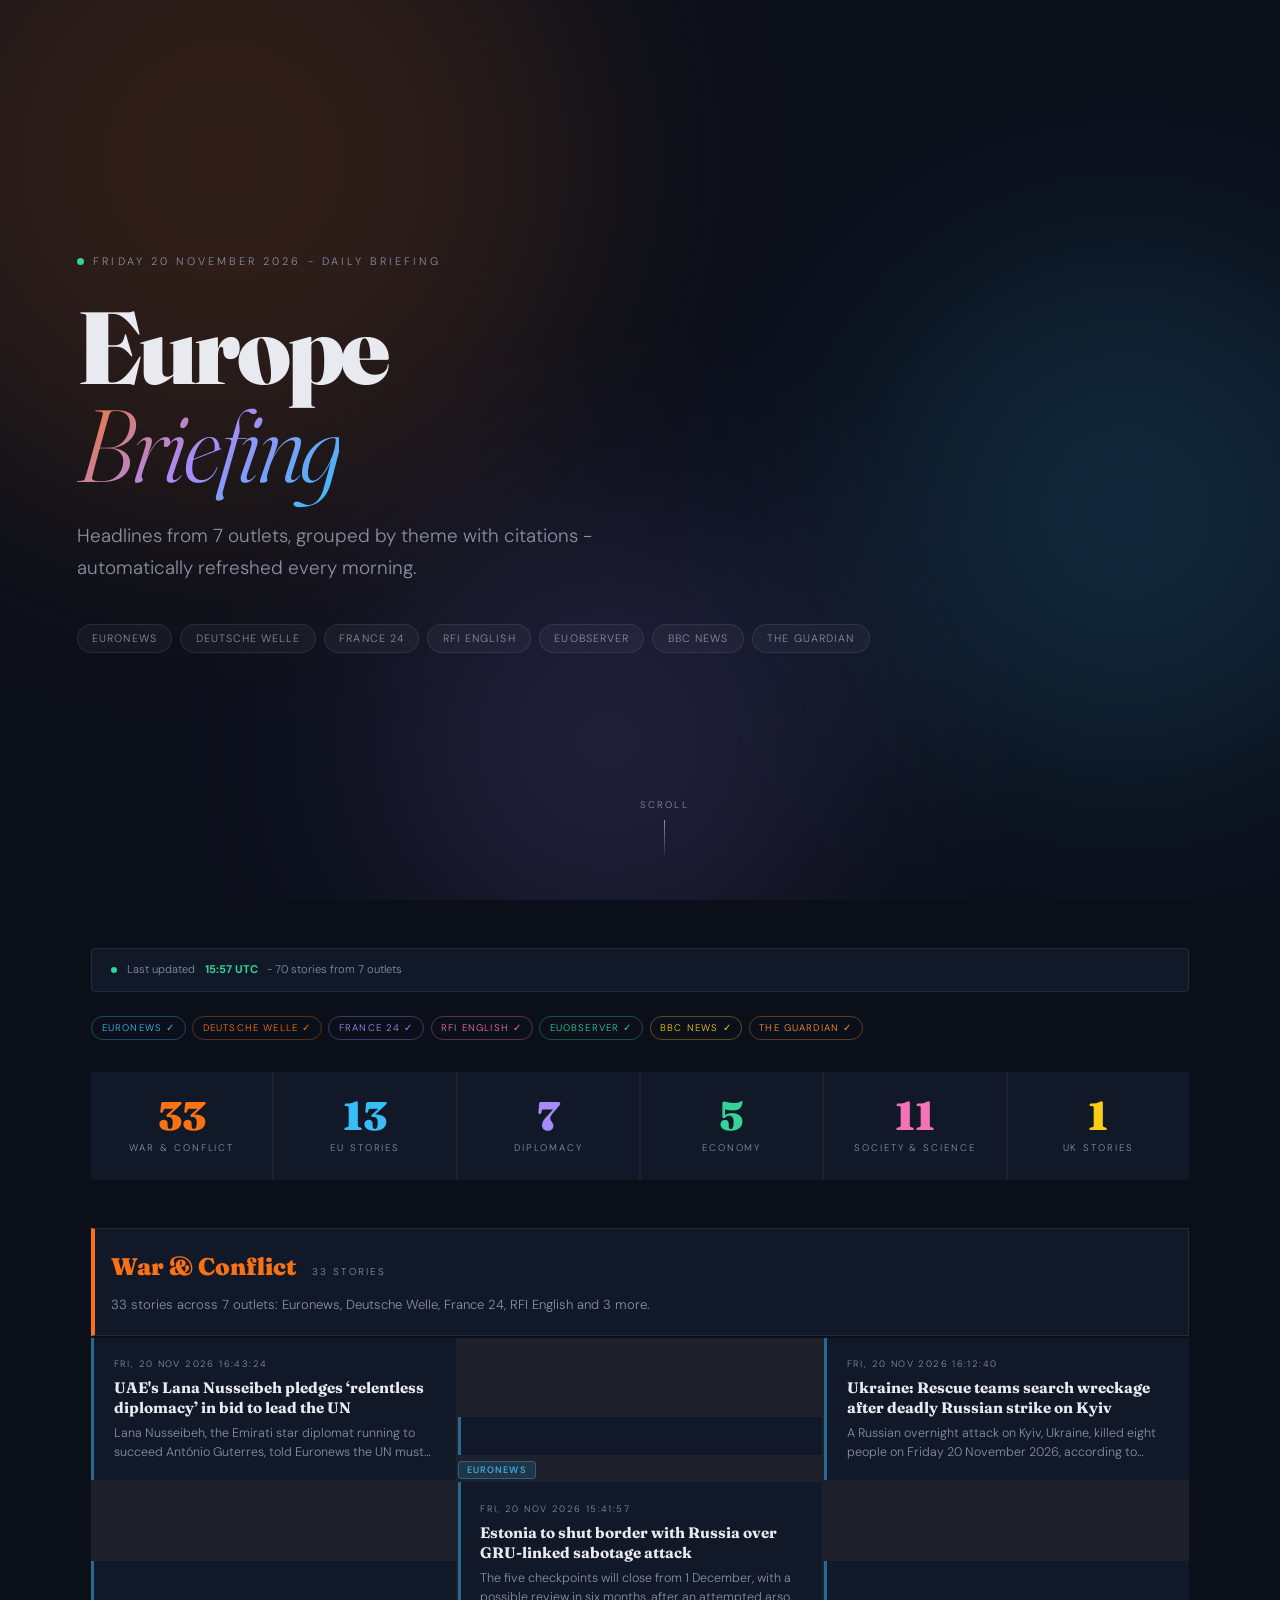
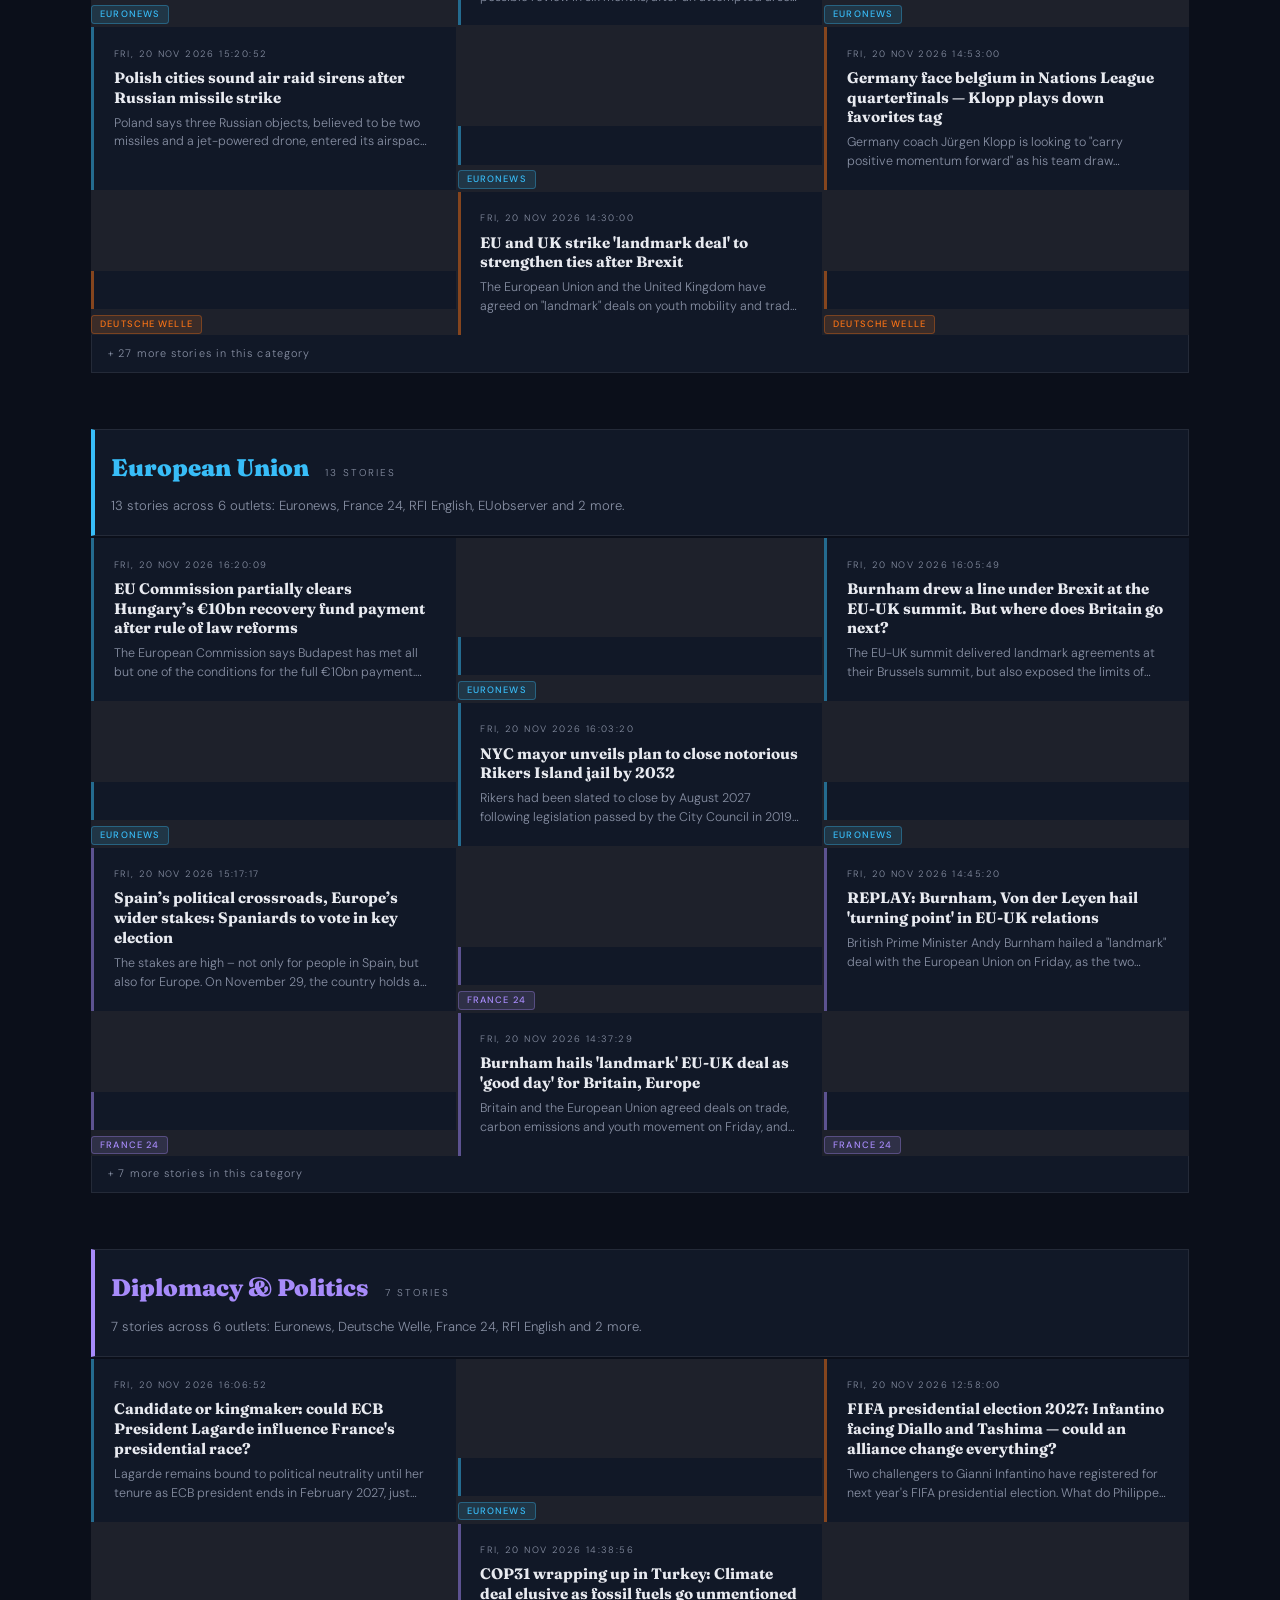
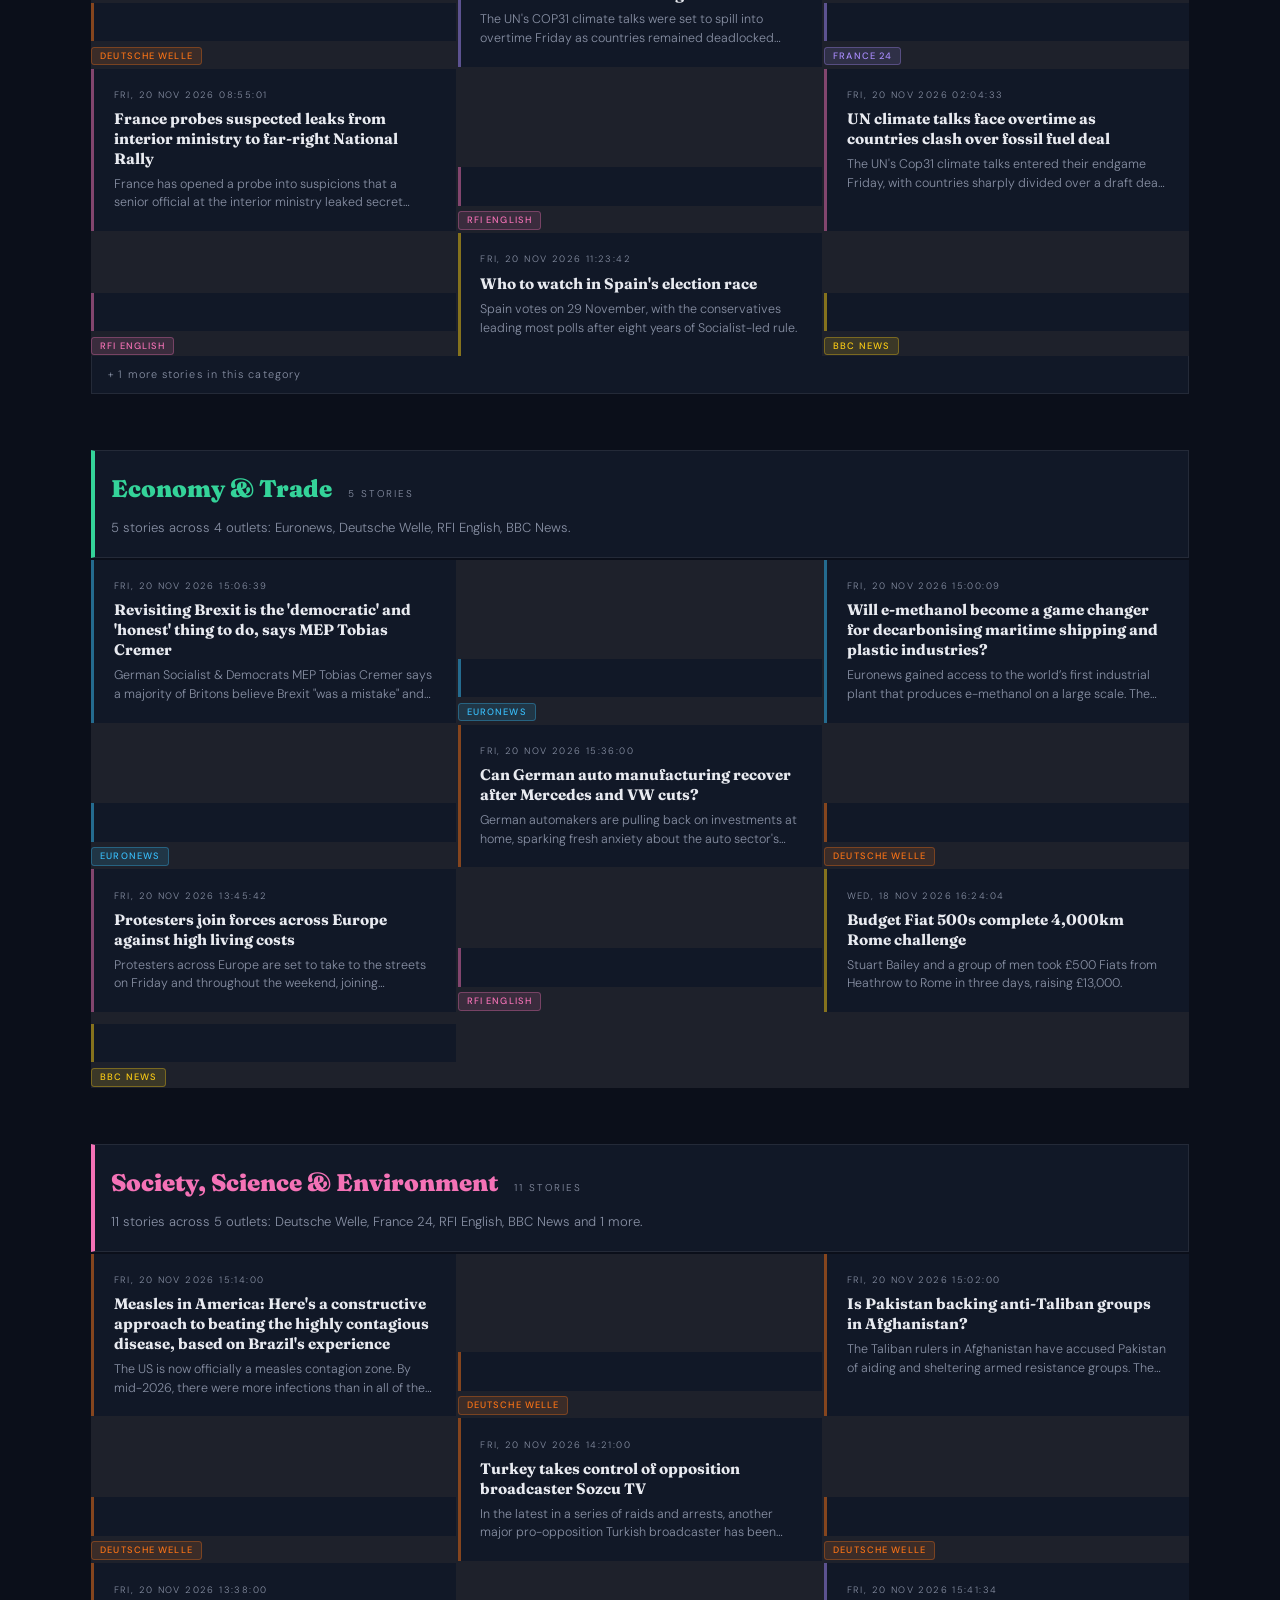
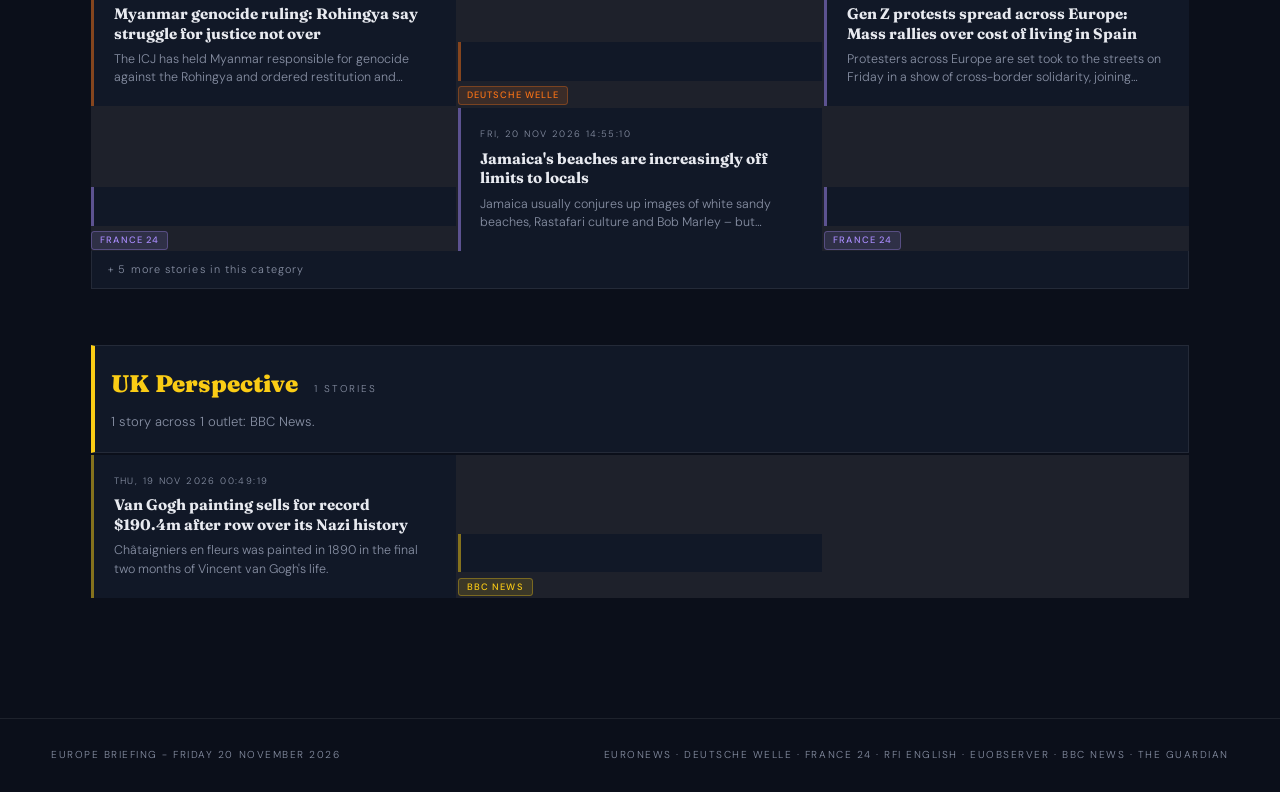
<file: index.html>
<!DOCTYPE html>
<html lang="en">
<head>
<meta charset="UTF-8">
<meta name="viewport" content="width=device-width, initial-scale=1.0">
<title>Europe Briefing - Friday 20 November 2026</title>
<link rel="preconnect" href="https://fonts.googleapis.com">
<link href="https://fonts.googleapis.com/css2?family=Fraunces:ital,opsz,wght@0,9..144,300;0,9..144,700;0,9..144,900;1,9..144,400&family=DM+Sans:wght@300;400;500&display=swap" rel="stylesheet">
<style>*, *::before, *::after { box-sizing: border-box; margin: 0; padding: 0; }
:root { --bg:#0b0f1a; --surface:#111827; --border:rgba(255,255,255,0.08); --text:#e8eaf0; --muted:#8890a4; }
html { scroll-behavior:smooth; }
body { background:var(--bg);color:var(--text);font-family:'DM Sans',sans-serif;font-weight:300;line-height:1.6;overflow-x:hidden; }
.hero { position:relative;min-height:100vh;display:flex;flex-direction:column;justify-content:center;padding:4rem 6vw;overflow:hidden; }
.hero-bg-blobs { position:absolute;inset:0;z-index:0;pointer-events:none; }
.blob { position:absolute;border-radius:50%;filter:blur(120px);opacity:0.15; }
.blob-1{width:55vw;height:55vw;top:-15vw;left:-10vw;background:#f97316;animation:drift1 14s ease-in-out infinite alternate;}
.blob-2{width:40vw;height:40vw;top:20vw;right:-8vw;background:#38bdf8;animation:drift2 18s ease-in-out infinite alternate;}
.blob-3{width:35vw;height:35vw;bottom:-5vw;left:30vw;background:#a78bfa;animation:drift3 22s ease-in-out infinite alternate;}
@keyframes drift1{to{transform:translate(5vw,8vw) scale(1.08);}}
@keyframes drift2{to{transform:translate(-6vw,5vw) scale(0.95);}}
@keyframes drift3{to{transform:translate(4vw,-7vw) scale(1.1);}}
.hero-inner{position:relative;z-index:1;max-width:860px;}
.eyebrow{display:inline-flex;align-items:center;gap:0.6rem;font-size:0.68rem;letter-spacing:0.28em;text-transform:uppercase;color:var(--muted);margin-bottom:1.8rem;opacity:0;animation:slideUp 0.7s 0.1s ease forwards;}
.eyebrow-dot{width:7px;height:7px;border-radius:50%;background:#34d399;animation:pulse-dot 2s ease-in-out infinite;}
@keyframes pulse-dot{0%,100%{transform:scale(1);opacity:1;}50%{transform:scale(1.7);opacity:0.5;}}
.hero h1{font-family:'Fraunces',serif;font-size:clamp(3.2rem,8vw,7.5rem);font-weight:900;line-height:0.95;letter-spacing:-0.03em;margin-bottom:1.6rem;opacity:0;animation:slideUp 0.8s 0.25s ease forwards;}
.hero h1 em{font-style:italic;font-weight:300;background:linear-gradient(135deg,#f97316 0%,#a78bfa 50%,#38bdf8 100%);-webkit-background-clip:text;-webkit-text-fill-color:transparent;background-clip:text;}
.hero-lead{font-size:clamp(1rem,2vw,1.18rem);color:var(--muted);max-width:580px;line-height:1.7;margin-bottom:2.5rem;opacity:0;animation:slideUp 0.8s 0.4s ease forwards;}
.source-pills{display:flex;flex-wrap:wrap;gap:0.5rem;opacity:0;animation:slideUp 0.8s 0.55s ease forwards;}
.pill{display:inline-block;padding:0.3rem 0.9rem;border-radius:100px;border:1px solid var(--border);font-size:0.67rem;letter-spacing:0.1em;text-transform:uppercase;background:rgba(255,255,255,0.04);color:var(--muted);transition:all 0.25s;text-decoration:none;}
.pill:hover{border-color:rgba(255,255,255,0.3);color:var(--text);}
.scroll-cue{position:absolute;bottom:2.5rem;left:50%;transform:translateX(-50%);display:flex;flex-direction:column;align-items:center;gap:0.5rem;opacity:0;animation:slideUp 0.8s 1s ease forwards;}
.scroll-cue span{font-size:0.6rem;letter-spacing:0.22em;text-transform:uppercase;color:var(--muted);}
.scroll-arrow{width:1px;height:40px;background:linear-gradient(to bottom,var(--muted),transparent);animation:scrollBob 2s ease-in-out infinite;}
@keyframes scrollBob{0%,100%{opacity:0.4;}50%{opacity:1;}}
.main-wrap{max-width:1200px;margin:0 auto;padding:3rem 4vw 4rem;}
.status-bar{display:flex;align-items:center;justify-content:space-between;flex-wrap:wrap;gap:0.8rem;padding:0.75rem 1.2rem;background:var(--surface);border:1px solid var(--border);border-radius:4px;margin-bottom:1.5rem;}
.status-left{font-size:0.7rem;color:var(--muted);display:flex;align-items:center;gap:0.6rem;}
.live-dot{width:6px;height:6px;border-radius:50%;background:#34d399;animation:pulse-dot 2s ease-in-out infinite;}
.status-left strong{color:#34d399;}
.source-status-row{display:flex;flex-wrap:wrap;gap:0.4rem;margin-bottom:2rem;}
.src-status{font-size:0.6rem;letter-spacing:0.12em;text-transform:uppercase;padding:0.2rem 0.6rem;border-radius:100px;border:1px solid;background:transparent;}
.stats-row{display:grid;grid-template-columns:repeat(auto-fit,minmax(140px,1fr));gap:2px;margin-bottom:3rem;background:var(--border);}
.stat-box{background:var(--surface);padding:1.5rem 1.2rem;text-align:center;}
.stat-num{font-family:'Fraunces',serif;font-size:2.5rem;font-weight:900;line-height:1;margin-bottom:0.3rem;}
.stat-label{font-size:0.6rem;letter-spacing:0.2em;text-transform:uppercase;color:var(--muted);}
.theme-section{margin-bottom:3.5rem;opacity:0;transform:translateY(20px);animation:slideUp 0.5s ease forwards;}
.theme-header{padding:1.2rem 1.5rem;background:var(--surface);border:1px solid var(--border);margin-bottom:2px;}
.theme-title-row{display:flex;align-items:baseline;gap:1rem;margin-bottom:0.5rem;}
.theme-title{font-family:'Fraunces',serif;font-size:1.5rem;font-weight:900;}
.theme-count{font-size:0.62rem;letter-spacing:0.2em;text-transform:uppercase;color:var(--muted);}
.theme-summary{font-size:0.82rem;color:var(--muted);line-height:1.6;}
.stories-grid{display:grid;grid-template-columns:repeat(auto-fill,minmax(280px,1fr));gap:2px;background:var(--border);}
.story-card{background:var(--surface);padding:1.2rem 1.4rem;text-decoration:none;color:inherit;display:flex;flex-direction:column;gap:0.4rem;transition:background 0.2s;position:relative;overflow:hidden;}
.story-card::before{content:'';position:absolute;top:0;left:0;width:3px;height:100%;background:var(--src-color,#888);opacity:0.5;transition:opacity 0.2s;}
.story-card:hover{background:#16213a;}
.story-card:hover::before{opacity:1;}
.card-date{font-size:0.58rem;letter-spacing:0.15em;text-transform:uppercase;color:var(--muted);}
.card-title{font-family:'Fraunces',serif;font-size:0.95rem;font-weight:700;line-height:1.3;color:var(--text);}
.card-desc{font-size:0.78rem;color:var(--muted);line-height:1.5;display:-webkit-box;-webkit-line-clamp:2;-webkit-box-orient:vertical;overflow:hidden;}
.card-footer{margin-top:auto;padding-top:0.6rem;}
.citation{font-size:0.58rem;letter-spacing:0.12em;text-transform:uppercase;padding:0.15rem 0.5rem;border-radius:3px;text-decoration:none;font-weight:500;}
.more-count{font-size:0.68rem;color:var(--muted);padding:0.6rem 1rem;background:var(--surface);border:1px solid var(--border);border-top:none;letter-spacing:0.1em;}
footer{border-top:1px solid var(--border);padding:1.8rem 4vw;display:flex;justify-content:space-between;align-items:center;flex-wrap:wrap;gap:1rem;font-size:0.63rem;letter-spacing:0.15em;text-transform:uppercase;color:var(--muted);}
footer a{color:var(--muted);text-decoration:none;}
footer a:hover{color:var(--text);}
@keyframes slideUp{from{opacity:0;transform:translateY(20px);}to{opacity:1;transform:translateY(0);}}
@media(max-width:600px){
  .stories-grid{grid-template-columns:1fr;}
  .stats-row{grid-template-columns:repeat(3,1fr);}
  .hero{padding:3rem 5vw;}
}
</style>
</head>
<body>
<section class="hero">
<div class="hero-bg-blobs"><div class="blob blob-1"></div><div class="blob blob-2"></div><div class="blob blob-3"></div></div>
<div class="hero-inner">
<div class="eyebrow"><span class="eyebrow-dot"></span>Friday 20 November 2026 - Daily Briefing</div>
<h1>Europe<br><em>Briefing</em></h1>
<p class="hero-lead">Headlines from 7 outlets, grouped by theme with citations - automatically refreshed every morning.</p>
<div class="source-pills"><a class="pill" href="https://www.euronews.com" target="_blank">Euronews</a><a class="pill" href="https://www.dw.com/en/" target="_blank">Deutsche Welle</a><a class="pill" href="https://www.france24.com/en/" target="_blank">France 24</a><a class="pill" href="https://www.rfi.fr/en" target="_blank">RFI English</a><a class="pill" href="https://euobserver.com" target="_blank">EUobserver</a><a class="pill" href="https://www.bbc.com/news" target="_blank">BBC News</a><a class="pill" href="https://www.theguardian.com" target="_blank">The Guardian</a></div>
</div>
<div class="scroll-cue"><span>Scroll</span><div class="scroll-arrow"></div></div>
</section>
<div class="main-wrap">
<div class="status-bar">
<div class="status-left"><span class="live-dot"></span>Last updated <strong>15:57 UTC</strong> - 70 stories from 7 outlets</div>
</div>
<div class="source-status-row"><span class="src-status" style="color:#38bdf8;border-color:#38bdf855">Euronews &#10003;</span><span class="src-status" style="color:#f97316;border-color:#f9731655">Deutsche Welle &#10003;</span><span class="src-status" style="color:#a78bfa;border-color:#a78bfa55">France 24 &#10003;</span><span class="src-status" style="color:#f472b6;border-color:#f472b655">RFI English &#10003;</span><span class="src-status" style="color:#34d399;border-color:#34d39955">EUobserver &#10003;</span><span class="src-status" style="color:#facc15;border-color:#facc1555">BBC News &#10003;</span><span class="src-status" style="color:#fb923c;border-color:#fb923c55">The Guardian &#10003;</span></div>
<div class="stats-row"><div class="stat-box"><div class="stat-num" style="color:#f97316">33</div><div class="stat-label">War &amp; Conflict</div></div><div class="stat-box"><div class="stat-num" style="color:#38bdf8">13</div><div class="stat-label">EU Stories</div></div><div class="stat-box"><div class="stat-num" style="color:#a78bfa">7</div><div class="stat-label">Diplomacy</div></div><div class="stat-box"><div class="stat-num" style="color:#34d399">5</div><div class="stat-label">Economy</div></div><div class="stat-box"><div class="stat-num" style="color:#f472b6">11</div><div class="stat-label">Society &amp; Science</div></div><div class="stat-box"><div class="stat-num" style="color:#facc15">1</div><div class="stat-label">UK Stories</div></div></div>
<div class="theme-section" style="animation-delay:0.0s"><div class="theme-header" style="border-left:4px solid #f97316;padding-left:1rem"><div class="theme-title-row"><h2 class="theme-title" style="color:#f97316">War & Conflict</h2><span class="theme-count">33 stories</span></div><p class="theme-summary">33 stories across 7 outlets: Euronews, Deutsche Welle, France 24, RFI English and 3 more.</p></div><div class="stories-grid"><a class="story-card" href="https://www.euronews.com/2026/11/20/uaes-lana-nusseibeh-pledges-relentless-diplomacy-in-bid-to-lead-the-un" target="_blank" rel="noopener" style="--src-color:#38bdf8"><div class="card-date">Fri, 20 Nov 2026 16:43:24</div><div class="card-title">UAE's Lana Nusseibeh pledges ‘relentless diplomacy’ in bid to lead the UN</div><div class="card-desc">Lana Nusseibeh, the Emirati star diplomat running to succeed António Guterres, told Euronews the UN must return to its core purpose of peace, development, and prosperity. She has p...</div><div class="card-footer"><a class="citation" href="https://www.euronews.com" target="_blank" rel="noopener" style="background:#38bdf822;color:#38bdf8;border:1px solid #38bdf855">Euronews</a></div></a><a class="story-card" href="https://www.euronews.com/video/2026/11/20/ukraine-rescue-teams-search-wreckage-after-deadly-russian-strike-on-kyiv" target="_blank" rel="noopener" style="--src-color:#38bdf8"><div class="card-date">Fri, 20 Nov 2026 16:12:40</div><div class="card-title">Ukraine: Rescue teams search wreckage after deadly Russian strike on Kyiv</div><div class="card-desc">A Russian overnight attack on Kyiv, Ukraine, killed eight people on Friday 20 November 2026, according to Associated Press, leaving buildings and warehouses damaged across the capi...</div><div class="card-footer"><a class="citation" href="https://www.euronews.com" target="_blank" rel="noopener" style="background:#38bdf822;color:#38bdf8;border:1px solid #38bdf855">Euronews</a></div></a><a class="story-card" href="https://www.euronews.com/2026/11/20/estonia-to-shut-border-with-russia-over-gru-linked-sabotage-attack" target="_blank" rel="noopener" style="--src-color:#38bdf8"><div class="card-date">Fri, 20 Nov 2026 15:41:57</div><div class="card-title">Estonia to shut border with Russia over GRU-linked sabotage attack</div><div class="card-desc">The five checkpoints will close from 1 December, with a possible review in six months, after an attempted arson at a defence facility near Tallinn that Estonian authorities say Rus...</div><div class="card-footer"><a class="citation" href="https://www.euronews.com" target="_blank" rel="noopener" style="background:#38bdf822;color:#38bdf8;border:1px solid #38bdf855">Euronews</a></div></a><a class="story-card" href="https://www.euronews.com/2026/11/20/polish-cities-sound-air-raid-sirens-after-russian-missile-strike" target="_blank" rel="noopener" style="--src-color:#38bdf8"><div class="card-date">Fri, 20 Nov 2026 15:20:52</div><div class="card-title">Polish cities sound air raid sirens after Russian missile strike</div><div class="card-desc">Poland says three Russian objects, believed to be two missiles and a jet-powered drone, entered its airspace during an overnight attack on Ukraine. Air raid sirens sounded in the c...</div><div class="card-footer"><a class="citation" href="https://www.euronews.com" target="_blank" rel="noopener" style="background:#38bdf822;color:#38bdf8;border:1px solid #38bdf855">Euronews</a></div></a><a class="story-card" href="https://www.dw.com/en/germany-face-belgium-in-nations-league-quarterfinals-klopp-plays-down-favorites-tag/a-80004794?maca=en-rss-en-all-1573-xml-mrss" target="_blank" rel="noopener" style="--src-color:#f97316"><div class="card-date">Fri, 20 Nov 2026 14:53:00</div><div class="card-title">Germany face belgium in Nations League quarterfinals — Klopp plays down favorites tag</div><div class="card-desc">Germany coach Jürgen Klopp is looking to "carry positive momentum forward" as his team draw neighboring Belgium in the quarterfinals of the UEFA Nations League.</div><div class="card-footer"><a class="citation" href="https://www.dw.com/en/" target="_blank" rel="noopener" style="background:#f9731622;color:#f97316;border:1px solid #f9731655">Deutsche Welle</a></div></a><a class="story-card" href="https://www.dw.com/en/eu-and-uk-strike-landmark-deal-to-strengthen-ties-after-brexit/a-80001076?maca=en-rss-en-all-1573-xml-mrss" target="_blank" rel="noopener" style="--src-color:#f97316"><div class="card-date">Fri, 20 Nov 2026 14:30:00</div><div class="card-title">EU and UK strike 'landmark deal' to strengthen ties after Brexit</div><div class="card-desc">The European Union and the United Kingdom have agreed on "landmark" deals on youth mobility and trade. Leaders on both sides praised the agreement as they seek to rebuild ties.</div><div class="card-footer"><a class="citation" href="https://www.dw.com/en/" target="_blank" rel="noopener" style="background:#f9731622;color:#f97316;border:1px solid #f9731655">Deutsche Welle</a></div></a></div><div class="more-count">+ 27 more stories in this category</div></div><div class="theme-section" style="animation-delay:0.1s"><div class="theme-header" style="border-left:4px solid #38bdf8;padding-left:1rem"><div class="theme-title-row"><h2 class="theme-title" style="color:#38bdf8">European Union</h2><span class="theme-count">13 stories</span></div><p class="theme-summary">13 stories across 6 outlets: Euronews, France 24, RFI English, EUobserver and 2 more.</p></div><div class="stories-grid"><a class="story-card" href="https://www.euronews.com/2026/11/20/eu-commission-partially-clears-hungarys-10bn-recovery-fund-payment-after-rule-of-law-refor" target="_blank" rel="noopener" style="--src-color:#38bdf8"><div class="card-date">Fri, 20 Nov 2026 16:20:09</div><div class="card-title">EU Commission partially clears Hungary’s €10bn recovery fund payment after rule of law reforms</div><div class="card-desc">The European Commission says Budapest has met all but one of the conditions for the full €10bn payment. The financial penalty for the missing milestone is expected to be “minimal”,...</div><div class="card-footer"><a class="citation" href="https://www.euronews.com" target="_blank" rel="noopener" style="background:#38bdf822;color:#38bdf8;border:1px solid #38bdf855">Euronews</a></div></a><a class="story-card" href="https://www.euronews.com/2026/11/20/burnham-drew-a-line-under-brexit-at-the-eu-uk-summit-but-where-does-britain-go-next" target="_blank" rel="noopener" style="--src-color:#38bdf8"><div class="card-date">Fri, 20 Nov 2026 16:05:49</div><div class="card-title">Burnham drew a line under Brexit at the EU-UK summit. But where does Britain go next?</div><div class="card-desc">The EU-UK summit delivered landmark agreements at their Brussels summit, but also exposed the limits of negotiating one deal at a time. As Brussels signals its willingness to explo...</div><div class="card-footer"><a class="citation" href="https://www.euronews.com" target="_blank" rel="noopener" style="background:#38bdf822;color:#38bdf8;border:1px solid #38bdf855">Euronews</a></div></a><a class="story-card" href="https://www.euronews.com/2026/11/20/nyc-mayor-unveils-plan-to-close-notorious-rikers-island-jail-by-2032" target="_blank" rel="noopener" style="--src-color:#38bdf8"><div class="card-date">Fri, 20 Nov 2026 16:03:20</div><div class="card-title">NYC mayor unveils plan to close notorious Rikers Island jail by 2032</div><div class="card-desc">Rikers had been slated to close by August 2027 following legislation passed by the City Council in 2019. Moving the deadline will require a change to this law.</div><div class="card-footer"><a class="citation" href="https://www.euronews.com" target="_blank" rel="noopener" style="background:#38bdf822;color:#38bdf8;border:1px solid #38bdf855">Euronews</a></div></a><a class="story-card" href="https://www.france24.com/en/tv-shows/talking-europe/20261120-spains-political-crossroads-europes-wider-stakes-spaniards-to-vote-in-key-election" target="_blank" rel="noopener" style="--src-color:#a78bfa"><div class="card-date">Fri, 20 Nov 2026 15:17:17</div><div class="card-title">Spain’s political crossroads, Europe’s wider stakes: Spaniards to vote in key election</div><div class="card-desc">The stakes are high – not only for people in Spain, but also for Europe. On November 29, the country holds a parliamentary election that could see the end of the Socialist-led gove...</div><div class="card-footer"><a class="citation" href="https://www.france24.com/en/" target="_blank" rel="noopener" style="background:#a78bfa22;color:#a78bfa;border:1px solid #a78bfa55">France 24</a></div></a><a class="story-card" href="https://www.france24.com/en/video/20261120-replay-burnham-von-der-leyen-hail-turning-point-in-eu-uk-relations" target="_blank" rel="noopener" style="--src-color:#a78bfa"><div class="card-date">Fri, 20 Nov 2026 14:45:20</div><div class="card-title">REPLAY: Burnham, Von der Leyen hail 'turning point' in EU-UK relations</div><div class="card-desc">British Prime Minister Andy Burnham hailed a "landmark" deal with the European Union on Friday, as the two sides sealed pacts on food exports, emissions-trading schemes and youth m...</div><div class="card-footer"><a class="citation" href="https://www.france24.com/en/" target="_blank" rel="noopener" style="background:#a78bfa22;color:#a78bfa;border:1px solid #a78bfa55">France 24</a></div></a><a class="story-card" href="https://www.france24.com/en/video/20261120-burnham-hails-landmark-eu-uk-deal-as-good-day-for-britain-europe" target="_blank" rel="noopener" style="--src-color:#a78bfa"><div class="card-date">Fri, 20 Nov 2026 14:37:29</div><div class="card-title">Burnham hails 'landmark' EU-UK deal as 'good day' for Britain, Europe</div><div class="card-desc">Britain and the European Union agreed deals on trade, carbon emissions and youth movement on Friday, and pledged to rebuild ties with an “ambitious and dynamic” post-Brexit relatio...</div><div class="card-footer"><a class="citation" href="https://www.france24.com/en/" target="_blank" rel="noopener" style="background:#a78bfa22;color:#a78bfa;border:1px solid #a78bfa55">France 24</a></div></a></div><div class="more-count">+ 7 more stories in this category</div></div><div class="theme-section" style="animation-delay:0.2s"><div class="theme-header" style="border-left:4px solid #a78bfa;padding-left:1rem"><div class="theme-title-row"><h2 class="theme-title" style="color:#a78bfa">Diplomacy & Politics</h2><span class="theme-count">7 stories</span></div><p class="theme-summary">7 stories across 6 outlets: Euronews, Deutsche Welle, France 24, RFI English and 2 more.</p></div><div class="stories-grid"><a class="story-card" href="https://www.euronews.com/2026/11/20/candidate-or-kingmaker-could-ecb-president-lagarde-influence-frances-presidential-race" target="_blank" rel="noopener" style="--src-color:#38bdf8"><div class="card-date">Fri, 20 Nov 2026 16:06:52</div><div class="card-title">Candidate or kingmaker: could ECB President Lagarde influence France's presidential race?</div><div class="card-desc">Lagarde remains bound to political neutrality until her tenure as ECB president ends in February 2027, just two months ahead of the first election round of France's presidential el...</div><div class="card-footer"><a class="citation" href="https://www.euronews.com" target="_blank" rel="noopener" style="background:#38bdf822;color:#38bdf8;border:1px solid #38bdf855">Euronews</a></div></a><a class="story-card" href="https://www.dw.com/en/fifa-presidential-election-2027-infantino-facing-diallo-and-tashima-could-an-alliance-change-everything/a-80002882?maca=en-rss-en-all-1573-xml-mrss" target="_blank" rel="noopener" style="--src-color:#f97316"><div class="card-date">Fri, 20 Nov 2026 12:58:00</div><div class="card-title">FIFA presidential election 2027: Infantino facing Diallo and Tashima — could an alliance change everything?</div><div class="card-desc">Two challengers to Gianni Infantino have registered for next year's FIFA presidential election. What do Philippe Diallo and Kozo Tashima stand for – and do they stand a chance agai...</div><div class="card-footer"><a class="citation" href="https://www.dw.com/en/" target="_blank" rel="noopener" style="background:#f9731622;color:#f97316;border:1px solid #f9731655">Deutsche Welle</a></div></a><a class="story-card" href="https://www.france24.com/en/video/20261120-cop31-wrapping-up-in-turkey-climate-deal-elusive-as-fossil-fuels-go-unmentioned" target="_blank" rel="noopener" style="--src-color:#a78bfa"><div class="card-date">Fri, 20 Nov 2026 14:38:56</div><div class="card-title">COP31 wrapping up in Turkey: Climate deal elusive as fossil fuels go unmentioned</div><div class="card-desc">The UN's COP31 climate talks were set to spill into overtime Friday as countries remained deadlocked over a draft deal that makes no mention of fossil fuels, with a host of other d...</div><div class="card-footer"><a class="citation" href="https://www.france24.com/en/" target="_blank" rel="noopener" style="background:#a78bfa22;color:#a78bfa;border:1px solid #a78bfa55">France 24</a></div></a><a class="story-card" href="https://www.rfi.fr/en/france/20261120-france-probes-suspected-leaks-from-interior-ministry-to-far-right-national-rally" target="_blank" rel="noopener" style="--src-color:#f472b6"><div class="card-date">Fri, 20 Nov 2026 08:55:01</div><div class="card-title">France probes suspected leaks from interior ministry to far-right National Rally</div><div class="card-desc">France has opened a probe into suspicions that a senior official at the interior ministry leaked secret information to the far-right National Rally (RN) party, which is itself faci...</div><div class="card-footer"><a class="citation" href="https://www.rfi.fr/en" target="_blank" rel="noopener" style="background:#f472b622;color:#f472b6;border:1px solid #f472b655">RFI English</a></div></a><a class="story-card" href="https://www.rfi.fr/en/environment/20261120-un-climate-talks-enter-crunch-time-with-no-deal-in-sight" target="_blank" rel="noopener" style="--src-color:#f472b6"><div class="card-date">Fri, 20 Nov 2026 02:04:33</div><div class="card-title">UN climate talks face overtime as countries clash over fossil fuel deal</div><div class="card-desc">The UN's Cop31 climate talks entered their endgame Friday, with countries sharply divided over a draft deal lacking any mention of planet-heating fossil fuels, threatening to push ...</div><div class="card-footer"><a class="citation" href="https://www.rfi.fr/en" target="_blank" rel="noopener" style="background:#f472b622;color:#f472b6;border:1px solid #f472b655">RFI English</a></div></a><a class="story-card" href="https://www.bbc.co.uk/news/articles/cxr5g4lyp94no?at_medium=RSS&at_campaign=rss" target="_blank" rel="noopener" style="--src-color:#facc15"><div class="card-date">Fri, 20 Nov 2026 11:23:42</div><div class="card-title">Who to watch in Spain's election race</div><div class="card-desc">Spain votes on 29 November, with the conservatives leading most polls after eight years of Socialist-led rule.</div><div class="card-footer"><a class="citation" href="https://www.bbc.com/news" target="_blank" rel="noopener" style="background:#facc1522;color:#facc15;border:1px solid #facc1555">BBC News</a></div></a></div><div class="more-count">+ 1 more stories in this category</div></div><div class="theme-section" style="animation-delay:0.30000000000000004s"><div class="theme-header" style="border-left:4px solid #34d399;padding-left:1rem"><div class="theme-title-row"><h2 class="theme-title" style="color:#34d399">Economy & Trade</h2><span class="theme-count">5 stories</span></div><p class="theme-summary">5 stories across 4 outlets: Euronews, Deutsche Welle, RFI English, BBC News.</p></div><div class="stories-grid"><a class="story-card" href="https://www.euronews.com/2026/11/20/revisiting-brexit-is-the-democratic-and-honest-thing-to-do-says-mep-tobias-cremer" target="_blank" rel="noopener" style="--src-color:#38bdf8"><div class="card-date">Fri, 20 Nov 2026 15:06:39</div><div class="card-title">Revisiting Brexit is the 'democratic' and 'honest' thing to do, says MEP Tobias Cremer</div><div class="card-desc">German Socialist & Democrats MEP Tobias Cremer says a majority of Britons believe Brexit "was a mistake" and caused "economic damage" to the United Kingdom.</div><div class="card-footer"><a class="citation" href="https://www.euronews.com" target="_blank" rel="noopener" style="background:#38bdf822;color:#38bdf8;border:1px solid #38bdf855">Euronews</a></div></a><a class="story-card" href="https://www.euronews.com/2026/11/20/will-e-methanol-become-a-game-changer-for-decarbonising-maritime-shipping-and-plastic-indu" target="_blank" rel="noopener" style="--src-color:#38bdf8"><div class="card-date">Fri, 20 Nov 2026 15:00:09</div><div class="card-title">Will e-methanol become a game changer for decarbonising maritime shipping and plastic industries?</div><div class="card-desc">Euronews gained access to the world’s first industrial plant that produces e-methanol on a large scale. The Kassø site in Denmark paves the way for a climate-friendly energy transi...</div><div class="card-footer"><a class="citation" href="https://www.euronews.com" target="_blank" rel="noopener" style="background:#38bdf822;color:#38bdf8;border:1px solid #38bdf855">Euronews</a></div></a><a class="story-card" href="https://www.dw.com/en/can-german-auto-manufacturing-recover-after-mercedes-and-vw-cuts/a-79946928?maca=en-rss-en-all-1573-xml-mrss" target="_blank" rel="noopener" style="--src-color:#f97316"><div class="card-date">Fri, 20 Nov 2026 15:36:00</div><div class="card-title">Can German auto manufacturing recover after Mercedes and VW cuts?</div><div class="card-desc">German automakers are pulling back on investments at home, sparking fresh anxiety about the auto sector's future. Some industry watchers think there is still a narrow window to ste...</div><div class="card-footer"><a class="citation" href="https://www.dw.com/en/" target="_blank" rel="noopener" style="background:#f9731622;color:#f97316;border:1px solid #f9731655">Deutsche Welle</a></div></a><a class="story-card" href="https://www.rfi.fr/en/international/20261120-protesters-join-forces-across-europe-against-high-living-costs" target="_blank" rel="noopener" style="--src-color:#f472b6"><div class="card-date">Fri, 20 Nov 2026 13:45:42</div><div class="card-title">Protesters join forces across Europe against high living costs</div><div class="card-desc">Protesters across Europe are set to take to the streets on Friday and throughout the weekend, joining coordinated demonstrations against the rising cost of living, under-investment...</div><div class="card-footer"><a class="citation" href="https://www.rfi.fr/en" target="_blank" rel="noopener" style="background:#f472b622;color:#f472b6;border:1px solid #f472b655">RFI English</a></div></a><a class="story-card" href="https://www.bbc.co.uk/news/articles/cm2d93zpnyxeo?at_medium=RSS&at_campaign=rss" target="_blank" rel="noopener" style="--src-color:#facc15"><div class="card-date">Wed, 18 Nov 2026 16:24:04</div><div class="card-title">Budget Fiat 500s complete 4,000km Rome challenge</div><div class="card-desc">Stuart Bailey and a group of men took £500 Fiats from Heathrow to Rome in three days, raising £13,000.</div><div class="card-footer"><a class="citation" href="https://www.bbc.com/news" target="_blank" rel="noopener" style="background:#facc1522;color:#facc15;border:1px solid #facc1555">BBC News</a></div></a></div></div><div class="theme-section" style="animation-delay:0.4s"><div class="theme-header" style="border-left:4px solid #f472b6;padding-left:1rem"><div class="theme-title-row"><h2 class="theme-title" style="color:#f472b6">Society, Science & Environment</h2><span class="theme-count">11 stories</span></div><p class="theme-summary">11 stories across 5 outlets: Deutsche Welle, France 24, RFI English, BBC News and 1 more.</p></div><div class="stories-grid"><a class="story-card" href="https://www.dw.com/en/measles-in-america-here-s-a-constructive-approach-to-beating-the-highly-contagious-disease-based-on-brazil-s-experience/a-79990626?maca=en-rss-en-all-1573-xml-mrss" target="_blank" rel="noopener" style="--src-color:#f97316"><div class="card-date">Fri, 20 Nov 2026 15:14:00</div><div class="card-title">Measles in America: Here's a constructive approach to beating the highly contagious disease, based on Brazil's experience</div><div class="card-desc">The US is now officially a measles contagion zone. By mid-2026, there were more infections than in all of the previous year. But it could beat measles again, just like Brazil did t...</div><div class="card-footer"><a class="citation" href="https://www.dw.com/en/" target="_blank" rel="noopener" style="background:#f9731622;color:#f97316;border:1px solid #f9731655">Deutsche Welle</a></div></a><a class="story-card" href="https://www.dw.com/en/is-pakistan-backing-anti-taliban-groups-in-afghanistan/a-80004814?maca=en-rss-en-all-1573-xml-mrss" target="_blank" rel="noopener" style="--src-color:#f97316"><div class="card-date">Fri, 20 Nov 2026 15:02:00</div><div class="card-title">Is Pakistan backing anti-Taliban groups in Afghanistan?</div><div class="card-desc">The Taliban rulers in Afghanistan have accused Pakistan of aiding and sheltering armed resistance groups. The allegations come amid heightened tensions and are likely to deepen the...</div><div class="card-footer"><a class="citation" href="https://www.dw.com/en/" target="_blank" rel="noopener" style="background:#f9731622;color:#f97316;border:1px solid #f9731655">Deutsche Welle</a></div></a><a class="story-card" href="https://www.dw.com/en/turkey-takes-control-of-opposition-broadcaster-sozcu-tv/a-80001984?maca=en-rss-en-all-1573-xml-mrss" target="_blank" rel="noopener" style="--src-color:#f97316"><div class="card-date">Fri, 20 Nov 2026 14:21:00</div><div class="card-title">Turkey takes control of opposition broadcaster Sozcu TV</div><div class="card-desc">In the latest in a series of raids and arrests, another major pro-opposition Turkish broadcaster has been brought under state control. This is the third in a year.</div><div class="card-footer"><a class="citation" href="https://www.dw.com/en/" target="_blank" rel="noopener" style="background:#f9731622;color:#f97316;border:1px solid #f9731655">Deutsche Welle</a></div></a><a class="story-card" href="https://www.dw.com/en/myanmar-genocide-ruling-rohingya-say-struggle-for-justice-not-over/a-80003365?maca=en-rss-en-all-1573-xml-mrss" target="_blank" rel="noopener" style="--src-color:#f97316"><div class="card-date">Fri, 20 Nov 2026 13:38:00</div><div class="card-title">Myanmar genocide ruling: Rohingya say struggle for justice not over</div><div class="card-desc">The ICJ has held Myanmar responsible for genocide against the Rohingya and ordered restitution and reparations. Community members have hailed the ruling, but caution that achieving...</div><div class="card-footer"><a class="citation" href="https://www.dw.com/en/" target="_blank" rel="noopener" style="background:#f9731622;color:#f97316;border:1px solid #f9731655">Deutsche Welle</a></div></a><a class="story-card" href="https://www.france24.com/en/video/20261120-gen-z-protests-spread-across-europe-mass-rallies-over-cost-of-living-in-spain" target="_blank" rel="noopener" style="--src-color:#a78bfa"><div class="card-date">Fri, 20 Nov 2026 15:41:34</div><div class="card-title">Gen Z protests spread across Europe: Mass rallies over cost of living in Spain</div><div class="card-desc">Protesters across Europe are set took to the streets on Friday in a show of cross-border solidarity, joining coordinated demonstrations against the rising cost of living, militaris...</div><div class="card-footer"><a class="citation" href="https://www.france24.com/en/" target="_blank" rel="noopener" style="background:#a78bfa22;color:#a78bfa;border:1px solid #a78bfa55">France 24</a></div></a><a class="story-card" href="https://www.france24.com/en/tv-shows/reporters/20261120-jamaica-beaches-off-limits-to-locals-property-developers-hotels" target="_blank" rel="noopener" style="--src-color:#a78bfa"><div class="card-date">Fri, 20 Nov 2026 14:55:10</div><div class="card-title">Jamaica's beaches are increasingly off limits to locals</div><div class="card-desc">Jamaica usually conjures up images of white sandy beaches, Rastafari culture and Bob Marley – but another reality exists. On this small Caribbean island, less than 1 percent of the...</div><div class="card-footer"><a class="citation" href="https://www.france24.com/en/" target="_blank" rel="noopener" style="background:#a78bfa22;color:#a78bfa;border:1px solid #a78bfa55">France 24</a></div></a></div><div class="more-count">+ 5 more stories in this category</div></div><div class="theme-section" style="animation-delay:0.5s"><div class="theme-header" style="border-left:4px solid #facc15;padding-left:1rem"><div class="theme-title-row"><h2 class="theme-title" style="color:#facc15">UK Perspective</h2><span class="theme-count">1 stories</span></div><p class="theme-summary">1 story across 1 outlet: BBC News.</p></div><div class="stories-grid"><a class="story-card" href="https://www.bbc.co.uk/news/articles/c5dj1dkwzvzwo?at_medium=RSS&at_campaign=rss" target="_blank" rel="noopener" style="--src-color:#facc15"><div class="card-date">Thu, 19 Nov 2026 00:49:19</div><div class="card-title">Van Gogh painting sells for record $190.4m after row over its Nazi history</div><div class="card-desc">Châtaigniers en fleurs was painted in 1890 in the final two months of Vincent van Gogh's life.</div><div class="card-footer"><a class="citation" href="https://www.bbc.com/news" target="_blank" rel="noopener" style="background:#facc1522;color:#facc15;border:1px solid #facc1555">BBC News</a></div></a></div></div></div>
<footer>
<span>Europe Briefing - Friday 20 November 2026</span>
<span><a href="https://www.euronews.com" target="_blank">Euronews</a> &middot; <a href="https://www.dw.com/en/" target="_blank">Deutsche Welle</a> &middot; <a href="https://www.france24.com/en/" target="_blank">France 24</a> &middot; <a href="https://www.rfi.fr/en" target="_blank">RFI English</a> &middot; <a href="https://euobserver.com" target="_blank">EUobserver</a> &middot; <a href="https://www.bbc.com/news" target="_blank">BBC News</a> &middot; <a href="https://www.theguardian.com" target="_blank">The Guardian</a></span>
</footer>
</body>
</html>
</file>
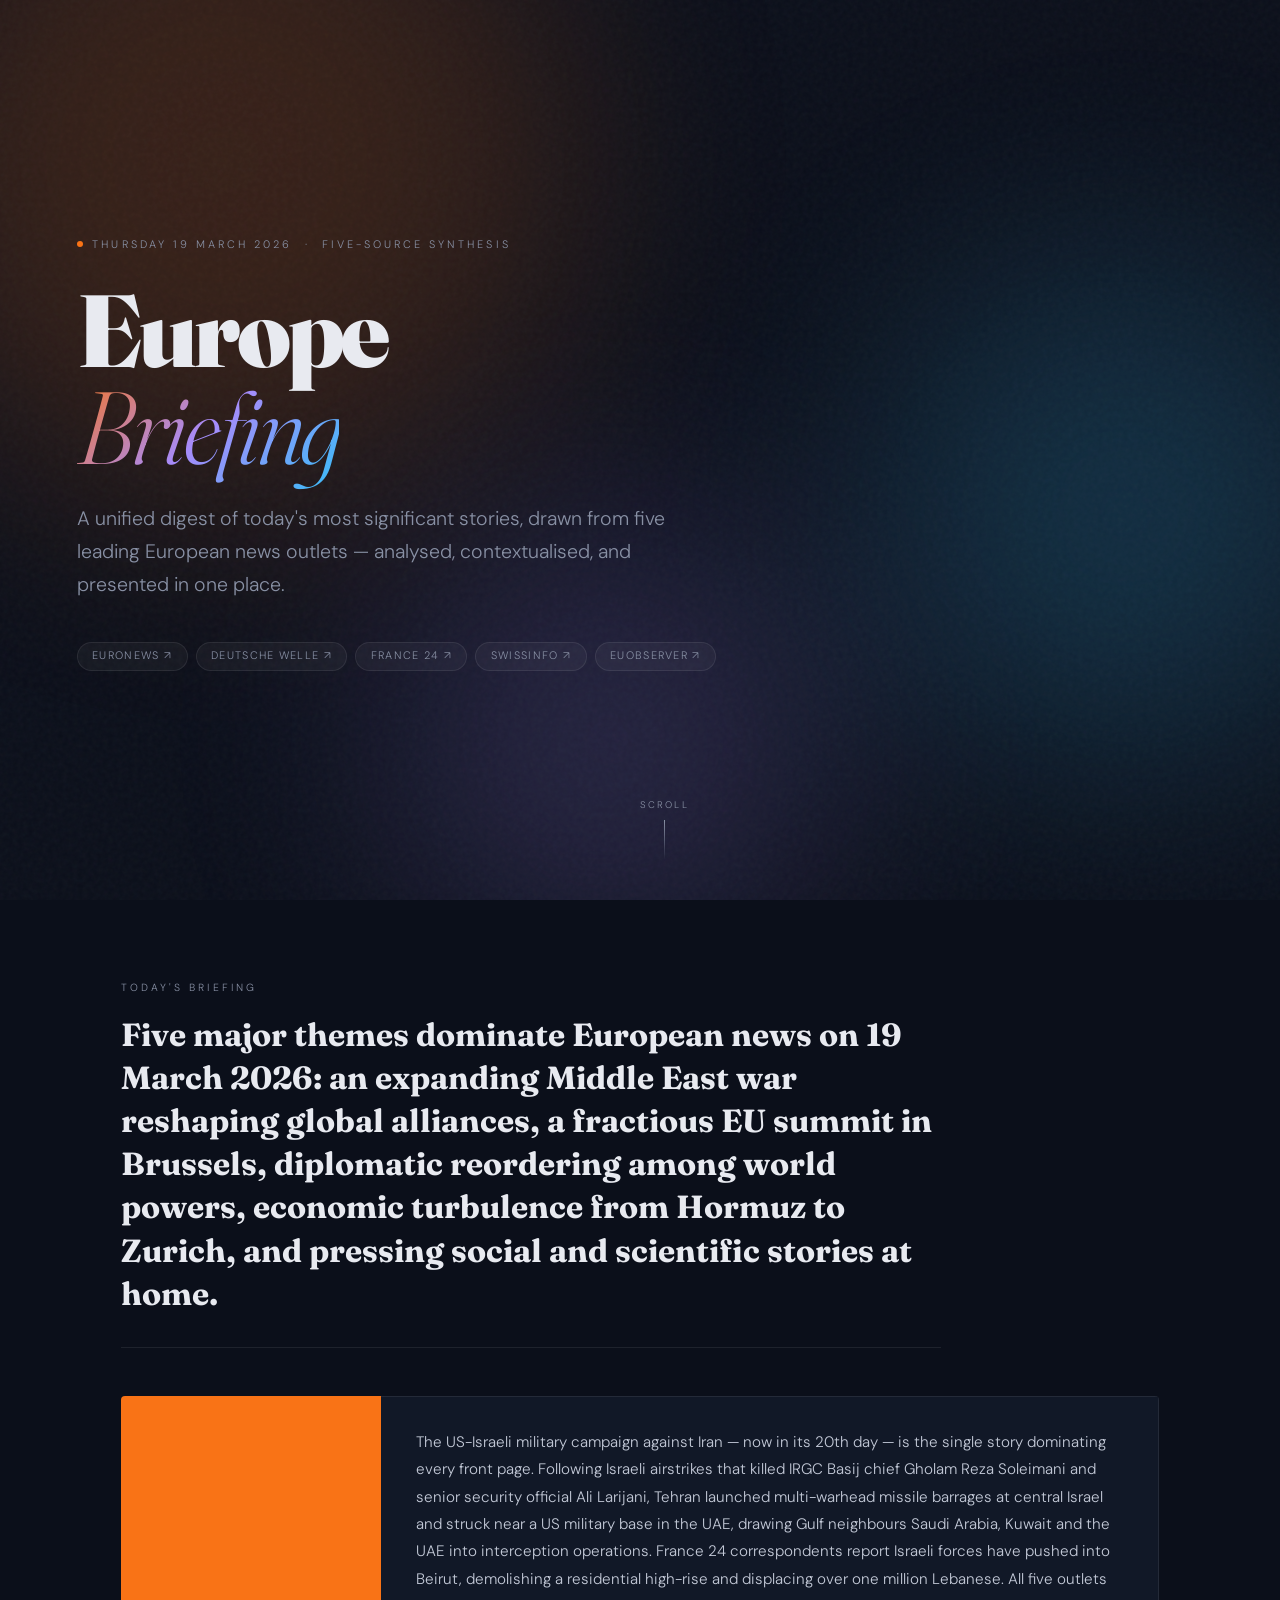
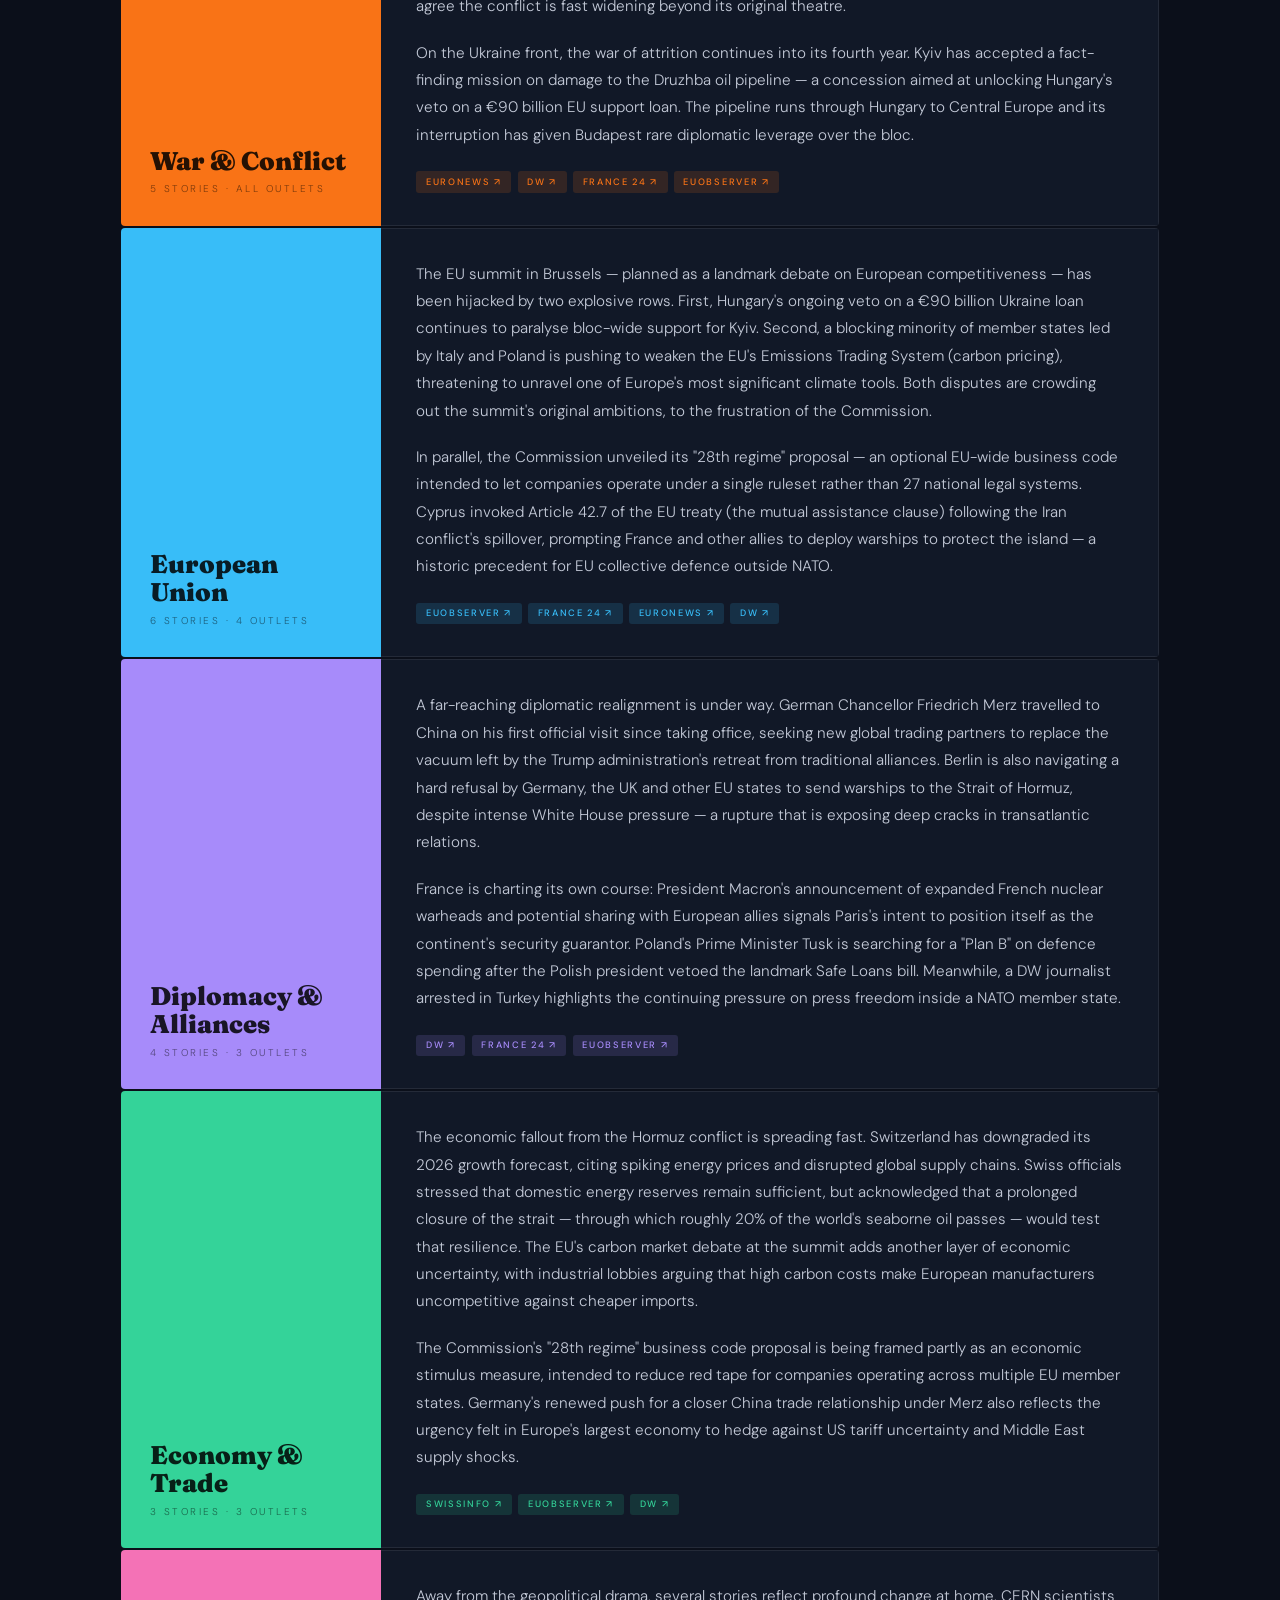
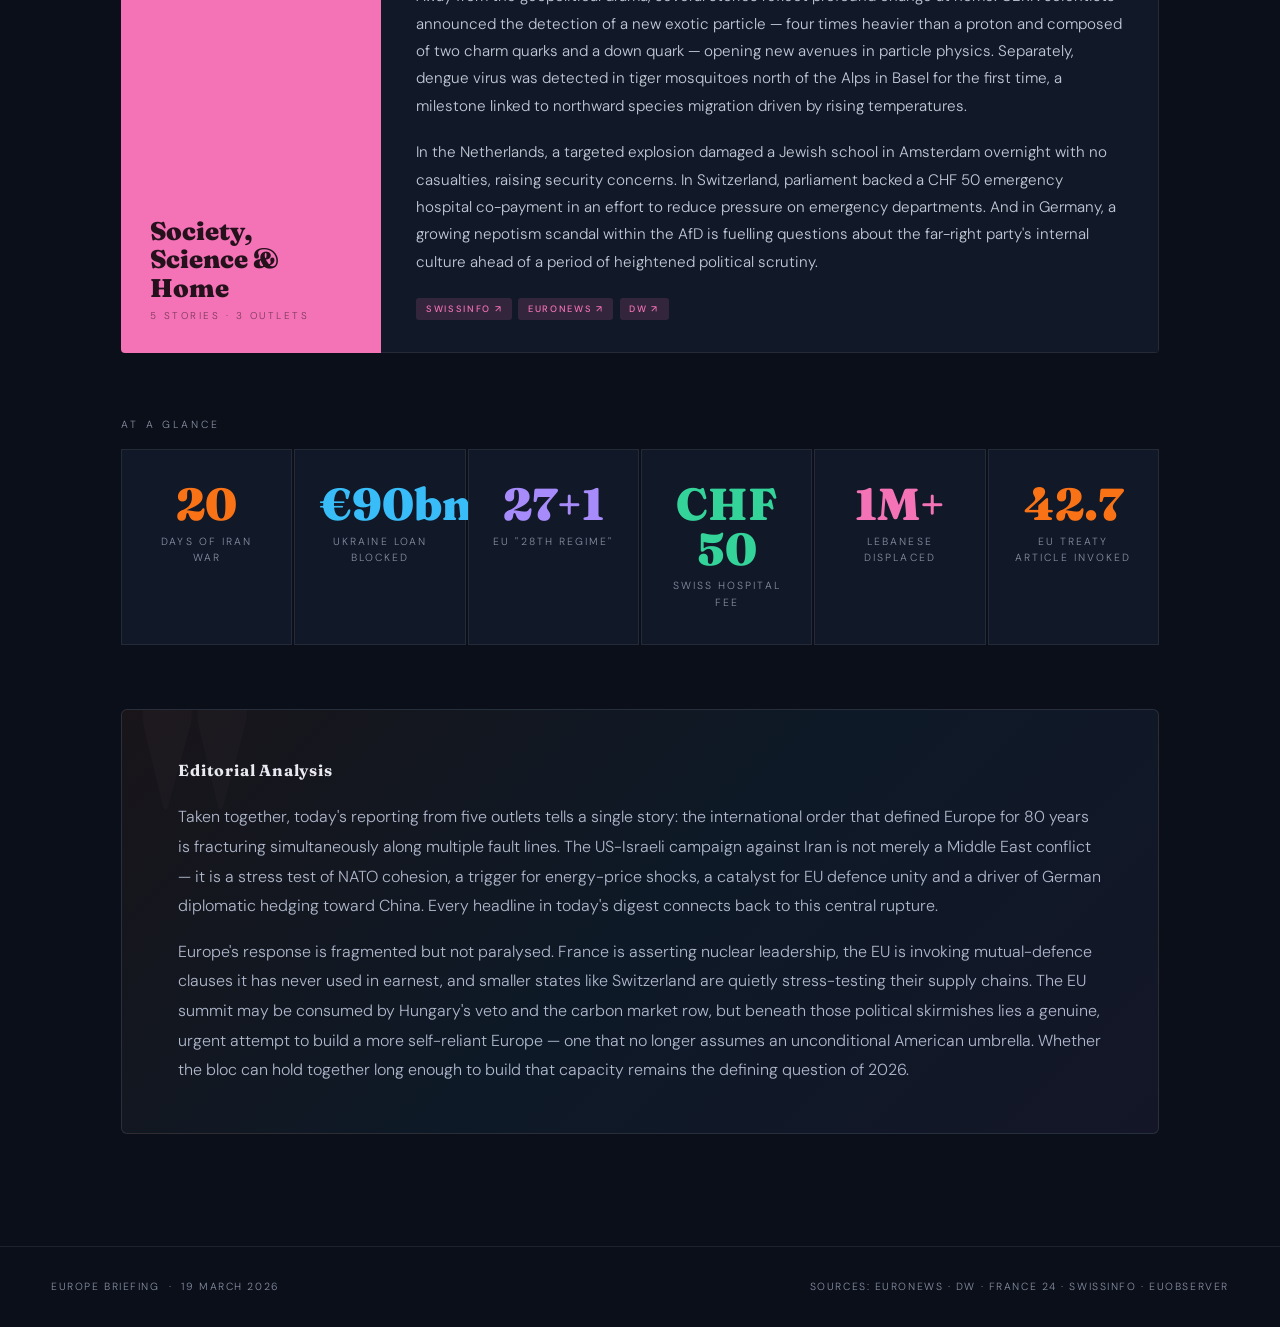
<file: europe-briefing.html>
<!DOCTYPE html>
<html lang="en">
<head>
<meta charset="UTF-8">
<meta name="viewport" content="width=device-width, initial-scale=1.0">
<title>Europe Briefing — 19 March 2026</title>
<link rel="preconnect" href="https://fonts.googleapis.com">
<link href="https://fonts.googleapis.com/css2?family=Fraunces:ital,opsz,wght@0,9..144,300;0,9..144,700;0,9..144,900;1,9..144,400&family=DM+Sans:wght@300;400;500&display=swap" rel="stylesheet">
<style>
*, *::before, *::after { box-sizing: border-box; margin: 0; padding: 0; }

:root {
  --bg:        #0b0f1a;
  --surface:   #111827;
  --border:    rgba(255,255,255,0.08);
  --text:      #e8eaf0;
  --muted:     #8890a4;
  --c1: #f97316;  /* War / Conflict  — amber-orange */
  --c2: #38bdf8;  /* Europe / EU     — sky blue      */
  --c3: #a78bfa;  /* Diplomacy       — violet        */
  --c4: #34d399;  /* Economy / Trade — emerald       */
  --c5: #f472b6;  /* Society / Health— pink          */
}

html { scroll-behavior: smooth; }

body {
  background: var(--bg);
  color: var(--text);
  font-family: 'DM Sans', sans-serif;
  font-weight: 300;
  line-height: 1.6;
  overflow-x: hidden;
}

/* ── NOISE OVERLAY ── */
body::before {
  content: '';
  position: fixed; inset: 0;
  background-image: url("data:image/svg+xml,%3Csvg viewBox='0 0 200 200' xmlns='http://www.w3.org/2000/svg'%3E%3Cfilter id='n'%3E%3CfeTurbulence type='fractalNoise' baseFrequency='0.9' numOctaves='4' stitchTiles='stitch'/%3E%3C/filter%3E%3Crect width='100%25' height='100%25' filter='url(%23n)' opacity='0.04'/%3E%3C/svg%3E");
  pointer-events: none;
  z-index: 0;
}

/* ── HERO ── */
.hero {
  position: relative;
  min-height: 100vh;
  display: flex;
  flex-direction: column;
  justify-content: center;
  padding: 4rem 6vw;
  overflow: hidden;
}

.hero-bg-blobs {
  position: absolute; inset: 0; z-index: 0;
  pointer-events: none;
}
.blob {
  position: absolute;
  border-radius: 50%;
  filter: blur(120px);
  opacity: 0.18;
}
.blob-1 { width: 55vw; height: 55vw; top: -15vw; left: -10vw; background: var(--c1); animation: drift1 14s ease-in-out infinite alternate; }
.blob-2 { width: 40vw; height: 40vw; top: 20vw; right: -8vw;  background: var(--c2); animation: drift2 18s ease-in-out infinite alternate; }
.blob-3 { width: 35vw; height: 35vw; bottom: -5vw; left: 30vw; background: var(--c3); animation: drift3 22s ease-in-out infinite alternate; }

@keyframes drift1 { to { transform: translate(5vw, 8vw) scale(1.08); } }
@keyframes drift2 { to { transform: translate(-6vw, 5vw) scale(0.95); } }
@keyframes drift3 { to { transform: translate(4vw, -7vw) scale(1.1); } }

.hero-inner { position: relative; z-index: 1; max-width: 860px; }

.eyebrow {
  display: inline-flex;
  align-items: center;
  gap: 0.6rem;
  font-size: 0.68rem;
  letter-spacing: 0.28em;
  text-transform: uppercase;
  color: var(--muted);
  margin-bottom: 1.8rem;
  opacity: 0;
  animation: slideUp 0.7s 0.1s ease forwards;
}
.eyebrow-dot {
  width: 6px; height: 6px; border-radius: 50%;
  background: var(--c1);
  animation: pulse-dot 2s ease-in-out infinite;
}
@keyframes pulse-dot {
  0%,100% { transform: scale(1); opacity: 1; }
  50% { transform: scale(1.6); opacity: 0.6; }
}

.hero h1 {
  font-family: 'Fraunces', serif;
  font-size: clamp(3.2rem, 8vw, 7.5rem);
  font-weight: 900;
  line-height: 0.95;
  letter-spacing: -0.03em;
  margin-bottom: 1.6rem;
  opacity: 0;
  animation: slideUp 0.8s 0.25s ease forwards;
}
.hero h1 em {
  font-style: italic;
  font-weight: 300;
  background: linear-gradient(135deg, var(--c1) 0%, var(--c3) 50%, var(--c2) 100%);
  -webkit-background-clip: text;
  -webkit-text-fill-color: transparent;
  background-clip: text;
}

.hero-lead {
  font-size: clamp(1rem, 2vw, 1.22rem);
  color: var(--muted);
  max-width: 600px;
  line-height: 1.7;
  margin-bottom: 2.5rem;
  opacity: 0;
  animation: slideUp 0.8s 0.4s ease forwards;
}

.source-pills {
  display: flex;
  flex-wrap: wrap;
  gap: 0.5rem;
  opacity: 0;
  animation: slideUp 0.8s 0.55s ease forwards;
}
.pill {
  display: inline-block;
  padding: 0.3rem 0.9rem;
  border-radius: 100px;
  border: 1px solid var(--border);
  font-size: 0.68rem;
  letter-spacing: 0.12em;
  text-transform: uppercase;
  background: rgba(255,255,255,0.04);
  color: var(--muted);
  transition: all 0.25s;
}
.pill:hover { border-color: rgba(255,255,255,0.3); color: var(--text); }
a.pill { text-decoration: none; cursor: pointer; }

a.src-tag {
  text-decoration: none;
  cursor: pointer;
  transition: opacity 0.2s, transform 0.2s;
  display: inline-block;
}
a.src-tag:hover { opacity: 0.75; transform: translateY(-1px); }

footer a {
  color: var(--muted);
  text-decoration: none;
  transition: color 0.2s;
}
footer a:hover { color: var(--text); }

.scroll-cue {
  position: absolute;
  bottom: 2.5rem; left: 50%;
  transform: translateX(-50%);
  display: flex; flex-direction: column; align-items: center; gap: 0.5rem;
  opacity: 0;
  animation: slideUp 0.8s 1s ease forwards;
}
.scroll-cue span { font-size: 0.6rem; letter-spacing: 0.22em; text-transform: uppercase; color: var(--muted); }
.scroll-arrow { width: 1px; height: 40px; background: linear-gradient(to bottom, var(--muted), transparent); animation: scrollBob 2s ease-in-out infinite; }
@keyframes scrollBob { 0%,100% { transform: scaleY(1); opacity: 0.5; } 50% { transform: scaleY(1.3); opacity: 1; } }

/* ── SUMMARY SECTION ── */
.summary-section {
  max-width: 1140px;
  margin: 0 auto;
  padding: 5rem 4vw 3rem;
}

.section-label {
  font-size: 0.65rem;
  letter-spacing: 0.3em;
  text-transform: uppercase;
  color: var(--muted);
  margin-bottom: 1rem;
}

.summary-intro {
  font-family: 'Fraunces', serif;
  font-size: clamp(1.4rem, 3vw, 2rem);
  font-weight: 700;
  line-height: 1.35;
  color: var(--text);
  max-width: 820px;
  margin-bottom: 3rem;
  padding-bottom: 2rem;
  border-bottom: 1px solid var(--border);
}

/* ── THEME BLOCKS ── */
.themes { display: flex; flex-direction: column; gap: 2px; margin-bottom: 4rem; }

.theme-block {
  display: grid;
  grid-template-columns: 260px 1fr;
  min-height: 200px;
  border-radius: 4px;
  overflow: hidden;
  opacity: 0;
  transform: translateY(30px);
  transition: opacity 0.6s ease, transform 0.6s ease;
}
.theme-block.visible { opacity: 1; transform: translateY(0); }

.theme-block:hover .theme-label-col { filter: brightness(1.1); }

.theme-label-col {
  display: flex;
  flex-direction: column;
  justify-content: flex-end;
  padding: 1.8rem;
  transition: filter 0.3s;
}
.theme-label-col h2 {
  font-family: 'Fraunces', serif;
  font-size: 1.6rem;
  font-weight: 900;
  line-height: 1.1;
  color: rgba(0,0,0,0.85);
  margin-bottom: 0.4rem;
}
.theme-label-col .theme-count {
  font-size: 0.62rem;
  letter-spacing: 0.25em;
  text-transform: uppercase;
  color: rgba(0,0,0,0.5);
}

.theme-content-col {
  background: var(--surface);
  padding: 2rem 2.2rem;
  border: 1px solid var(--border);
  border-left: none;
}
.theme-content-col p {
  font-size: 0.95rem;
  line-height: 1.8;
  color: #c4cad8;
  margin-bottom: 1.2rem;
}
.theme-content-col p:last-of-type { margin-bottom: 1.4rem; }

.source-refs {
  display: flex;
  flex-wrap: wrap;
  gap: 0.4rem;
  margin-top: auto;
}
.src-tag {
  font-size: 0.58rem;
  letter-spacing: 0.18em;
  text-transform: uppercase;
  padding: 0.2rem 0.6rem;
  border-radius: 3px;
  font-weight: 500;
}

/* Theme colour mappings */
.t-war   .theme-label-col { background: var(--c1); }
.t-eu    .theme-label-col { background: var(--c2); }
.t-dipl  .theme-label-col { background: var(--c3); }
.t-econ  .theme-label-col { background: var(--c4); }
.t-soc   .theme-label-col { background: var(--c5); }

.t-war  .src-tag { background: rgba(249,115,22,0.15);  color: var(--c1); }
.t-eu   .src-tag { background: rgba(56,189,248,0.15);  color: var(--c2); }
.t-dipl .src-tag { background: rgba(167,139,250,0.15); color: var(--c3); }
.t-econ .src-tag { background: rgba(52,211,153,0.15);  color: var(--c4); }
.t-soc  .src-tag { background: rgba(244,114,182,0.15); color: var(--c5); }

/* ── KEY NUMBERS ── */
.stats-row {
  display: grid;
  grid-template-columns: repeat(auto-fit, minmax(160px, 1fr));
  gap: 2px;
  margin-bottom: 4rem;
}
.stat-box {
  background: var(--surface);
  border: 1px solid var(--border);
  padding: 2rem 1.5rem;
  text-align: center;
  opacity: 0;
  transform: translateY(20px);
  transition: opacity 0.5s ease, transform 0.5s ease;
}
.stat-box.visible { opacity: 1; transform: translateY(0); }
.stat-box:hover { background: rgba(255,255,255,0.04); }
.stat-num {
  font-family: 'Fraunces', serif;
  font-size: 2.8rem;
  font-weight: 900;
  line-height: 1;
  margin-bottom: 0.4rem;
}
.stat-label {
  font-size: 0.65rem;
  letter-spacing: 0.2em;
  text-transform: uppercase;
  color: var(--muted);
}

/* ── CLOSING ANALYSIS ── */
.analysis-box {
  background: linear-gradient(135deg, rgba(249,115,22,0.06) 0%, rgba(56,189,248,0.06) 50%, rgba(167,139,250,0.06) 100%);
  border: 1px solid rgba(255,255,255,0.1);
  border-radius: 6px;
  padding: 3rem 3.5rem;
  margin-bottom: 4rem;
  position: relative;
  overflow: hidden;
}
.analysis-box::before {
  content: '"';
  font-family: 'Fraunces', serif;
  font-size: 18rem;
  font-weight: 900;
  line-height: 1;
  color: rgba(255,255,255,0.02);
  position: absolute;
  top: -2rem; left: 1rem;
  pointer-events: none;
}
.analysis-box h3 {
  font-family: 'Fraunces', serif;
  font-size: 1rem;
  font-weight: 700;
  letter-spacing: 0.05em;
  margin-bottom: 1.2rem;
  color: var(--text);
}
.analysis-box p {
  font-size: 1rem;
  line-height: 1.85;
  color: #b0b8cc;
  position: relative;
}
.analysis-box p + p { margin-top: 1rem; }

/* ── FOOTER ── */
footer {
  border-top: 1px solid var(--border);
  padding: 2rem 4vw;
  display: flex;
  justify-content: space-between;
  align-items: center;
  flex-wrap: wrap;
  gap: 1rem;
  font-size: 0.65rem;
  letter-spacing: 0.15em;
  text-transform: uppercase;
  color: var(--muted);
}

/* ── UTILS ── */
@keyframes slideUp {
  from { opacity: 0; transform: translateY(24px); }
  to   { opacity: 1; transform: translateY(0); }
}

@media (max-width: 680px) {
  .theme-block { grid-template-columns: 1fr; }
  .theme-label-col { min-height: 90px; justify-content: flex-start; }
  .hero { padding: 3rem 5vw; }
  .analysis-box { padding: 2rem 1.5rem; }
}
</style>
</head>
<body>

<!-- HERO -->
<section class="hero">
  <div class="hero-bg-blobs">
    <div class="blob blob-1"></div>
    <div class="blob blob-2"></div>
    <div class="blob blob-3"></div>
  </div>
  <div class="hero-inner">
    <div class="eyebrow">
      <span class="eyebrow-dot"></span>
      Thursday 19 March 2026 &nbsp;·&nbsp; Five-source synthesis
    </div>
    <h1>Europe<br><em>Briefing</em></h1>
    <p class="hero-lead">A unified digest of today's most significant stories, drawn from five leading European news outlets — analysed, contextualised, and presented in one place.</p>
    <div class="source-pills">
      <a class="pill" href="https://www.euronews.com" target="_blank" rel="noopener">Euronews ↗</a>
      <a class="pill" href="https://www.dw.com/en/" target="_blank" rel="noopener">Deutsche Welle ↗</a>
      <a class="pill" href="https://www.france24.com/en/" target="_blank" rel="noopener">France 24 ↗</a>
      <a class="pill" href="https://www.swissinfo.ch/eng" target="_blank" rel="noopener">SwissInfo ↗</a>
      <a class="pill" href="https://euobserver.com" target="_blank" rel="noopener">EUobserver ↗</a>
    </div>
  </div>
  <div class="scroll-cue">
    <span>Scroll</span>
    <div class="scroll-arrow"></div>
  </div>
</section>

<!-- MAIN CONTENT -->
<main class="summary-section">
  <div class="section-label">Today's Briefing</div>
  <p class="summary-intro">Five major themes dominate European news on 19 March 2026: an expanding Middle East war reshaping global alliances, a fractious EU summit in Brussels, diplomatic reordering among world powers, economic turbulence from Hormuz to Zurich, and pressing social and scientific stories at home.</p>

  <!-- THEME BLOCKS -->
  <div class="themes">

    <!-- WAR -->
    <div class="theme-block t-war">
      <div class="theme-label-col">
        <h2>War &amp; Conflict</h2>
        <span class="theme-count">5 stories · all outlets</span>
      </div>
      <div class="theme-content-col">
        <p>The US-Israeli military campaign against Iran — now in its 20th day — is the single story dominating every front page. Following Israeli airstrikes that killed IRGC Basij chief Gholam Reza Soleimani and senior security official Ali Larijani, Tehran launched multi-warhead missile barrages at central Israel and struck near a US military base in the UAE, drawing Gulf neighbours Saudi Arabia, Kuwait and the UAE into interception operations. France 24 correspondents report Israeli forces have pushed into Beirut, demolishing a residential high-rise and displacing over one million Lebanese. All five outlets agree the conflict is fast widening beyond its original theatre.</p>
        <p>On the Ukraine front, the war of attrition continues into its fourth year. Kyiv has accepted a fact-finding mission on damage to the Druzhba oil pipeline — a concession aimed at unlocking Hungary's veto on a €90 billion EU support loan. The pipeline runs through Hungary to Central Europe and its interruption has given Budapest rare diplomatic leverage over the bloc.</p>
        <div class="source-refs">
          <a class="src-tag" href="https://www.euronews.com/tag/iran-war" target="_blank" rel="noopener">Euronews ↗</a>
          <a class="src-tag" href="https://www.dw.com/en/iran/t-15723" target="_blank" rel="noopener">DW ↗</a>
          <a class="src-tag" href="https://www.france24.com/en/middle-east/" target="_blank" rel="noopener">France 24 ↗</a>
          <a class="src-tag" href="https://euobserver.com/topic/ukraine/" target="_blank" rel="noopener">EUobserver ↗</a>
        </div>
      </div>
    </div>

    <!-- EU -->
    <div class="theme-block t-eu">
      <div class="theme-label-col">
        <h2>European Union</h2>
        <span class="theme-count">6 stories · 4 outlets</span>
      </div>
      <div class="theme-content-col">
        <p>The EU summit in Brussels — planned as a landmark debate on European competitiveness — has been hijacked by two explosive rows. First, Hungary's ongoing veto on a €90 billion Ukraine loan continues to paralyse bloc-wide support for Kyiv. Second, a blocking minority of member states led by Italy and Poland is pushing to weaken the EU's Emissions Trading System (carbon pricing), threatening to unravel one of Europe's most significant climate tools. Both disputes are crowding out the summit's original ambitions, to the frustration of the Commission.</p>
        <p>In parallel, the Commission unveiled its "28th regime" proposal — an optional EU-wide business code intended to let companies operate under a single ruleset rather than 27 national legal systems. Cyprus invoked Article 42.7 of the EU treaty (the mutual assistance clause) following the Iran conflict's spillover, prompting France and other allies to deploy warships to protect the island — a historic precedent for EU collective defence outside NATO.</p>
        <div class="source-refs">
          <a class="src-tag" href="https://euobserver.com/section/eu-politics/" target="_blank" rel="noopener">EUobserver ↗</a>
          <a class="src-tag" href="https://www.france24.com/en/europe/" target="_blank" rel="noopener">France 24 ↗</a>
          <a class="src-tag" href="https://www.euronews.com/my-europe" target="_blank" rel="noopener">Euronews ↗</a>
          <a class="src-tag" href="https://www.dw.com/en/europe/s-1433" target="_blank" rel="noopener">DW ↗</a>
        </div>
      </div>
    </div>

    <!-- DIPLOMACY -->
    <div class="theme-block t-dipl">
      <div class="theme-label-col">
        <h2>Diplomacy &amp; Alliances</h2>
        <span class="theme-count">4 stories · 3 outlets</span>
      </div>
      <div class="theme-content-col">
        <p>A far-reaching diplomatic realignment is under way. German Chancellor Friedrich Merz travelled to China on his first official visit since taking office, seeking new global trading partners to replace the vacuum left by the Trump administration's retreat from traditional alliances. Berlin is also navigating a hard refusal by Germany, the UK and other EU states to send warships to the Strait of Hormuz, despite intense White House pressure — a rupture that is exposing deep cracks in transatlantic relations.</p>
        <p>France is charting its own course: President Macron's announcement of expanded French nuclear warheads and potential sharing with European allies signals Paris's intent to position itself as the continent's security guarantor. Poland's Prime Minister Tusk is searching for a "Plan B" on defence spending after the Polish president vetoed the landmark Safe Loans bill. Meanwhile, a DW journalist arrested in Turkey highlights the continuing pressure on press freedom inside a NATO member state.</p>
        <div class="source-refs">
          <a class="src-tag" href="https://www.dw.com/en/foreign-policy/s-9107" target="_blank" rel="noopener">DW ↗</a>
          <a class="src-tag" href="https://www.france24.com/en/france/" target="_blank" rel="noopener">France 24 ↗</a>
          <a class="src-tag" href="https://euobserver.com/section/eu-and-the-world/" target="_blank" rel="noopener">EUobserver ↗</a>
        </div>
      </div>
    </div>

    <!-- ECONOMY -->
    <div class="theme-block t-econ">
      <div class="theme-label-col">
        <h2>Economy &amp; Trade</h2>
        <span class="theme-count">3 stories · 3 outlets</span>
      </div>
      <div class="theme-content-col">
        <p>The economic fallout from the Hormuz conflict is spreading fast. Switzerland has downgraded its 2026 growth forecast, citing spiking energy prices and disrupted global supply chains. Swiss officials stressed that domestic energy reserves remain sufficient, but acknowledged that a prolonged closure of the strait — through which roughly 20% of the world's seaborne oil passes — would test that resilience. The EU's carbon market debate at the summit adds another layer of economic uncertainty, with industrial lobbies arguing that high carbon costs make European manufacturers uncompetitive against cheaper imports.</p>
        <p>The Commission's "28th regime" business code proposal is being framed partly as an economic stimulus measure, intended to reduce red tape for companies operating across multiple EU member states. Germany's renewed push for a closer China trade relationship under Merz also reflects the urgency felt in Europe's largest economy to hedge against US tariff uncertainty and Middle East supply shocks.</p>
        <div class="source-refs">
          <a class="src-tag" href="https://www.swissinfo.ch/eng/business/" target="_blank" rel="noopener">SwissInfo ↗</a>
          <a class="src-tag" href="https://euobserver.com/section/economy/" target="_blank" rel="noopener">EUobserver ↗</a>
          <a class="src-tag" href="https://www.dw.com/en/business/s-1431" target="_blank" rel="noopener">DW ↗</a>
        </div>
      </div>
    </div>

    <!-- SOCIETY -->
    <div class="theme-block t-soc">
      <div class="theme-label-col">
        <h2>Society, Science &amp; Home</h2>
        <span class="theme-count">5 stories · 3 outlets</span>
      </div>
      <div class="theme-content-col">
        <p>Away from the geopolitical drama, several stories reflect profound change at home. CERN scientists announced the detection of a new exotic particle — four times heavier than a proton and composed of two charm quarks and a down quark — opening new avenues in particle physics. Separately, dengue virus was detected in tiger mosquitoes north of the Alps in Basel for the first time, a milestone linked to northward species migration driven by rising temperatures.</p>
        <p>In the Netherlands, a targeted explosion damaged a Jewish school in Amsterdam overnight with no casualties, raising security concerns. In Switzerland, parliament backed a CHF 50 emergency hospital co-payment in an effort to reduce pressure on emergency departments. And in Germany, a growing nepotism scandal within the AfD is fuelling questions about the far-right party's internal culture ahead of a period of heightened political scrutiny.</p>
        <div class="source-refs">
          <a class="src-tag" href="https://www.swissinfo.ch/eng/science/" target="_blank" rel="noopener">SwissInfo ↗</a>
          <a class="src-tag" href="https://www.euronews.com/news/europe/netherlands" target="_blank" rel="noopener">Euronews ↗</a>
          <a class="src-tag" href="https://www.dw.com/en/germany/s-1432" target="_blank" rel="noopener">DW ↗</a>
        </div>
      </div>
    </div>

  </div><!-- /themes -->

  <!-- KEY NUMBERS -->
  <div class="section-label">At a Glance</div>
  <div class="stats-row">
    <div class="stat-box">
      <div class="stat-num" style="color:var(--c1)">20</div>
      <div class="stat-label">Days of Iran War</div>
    </div>
    <div class="stat-box">
      <div class="stat-num" style="color:var(--c2)">€90bn</div>
      <div class="stat-label">Ukraine loan blocked</div>
    </div>
    <div class="stat-box">
      <div class="stat-num" style="color:var(--c3)">27+1</div>
      <div class="stat-label">EU "28th regime"</div>
    </div>
    <div class="stat-box">
      <div class="stat-num" style="color:var(--c4)">CHF 50</div>
      <div class="stat-label">Swiss hospital fee</div>
    </div>
    <div class="stat-box">
      <div class="stat-num" style="color:var(--c5)">1M+</div>
      <div class="stat-label">Lebanese displaced</div>
    </div>
    <div class="stat-box">
      <div class="stat-num" style="color:var(--c1)">42.7</div>
      <div class="stat-label">EU treaty article invoked</div>
    </div>
  </div>

  <!-- ANALYSIS -->
  <div class="analysis-box">
    <h3>Editorial Analysis</h3>
    <p>Taken together, today's reporting from five outlets tells a single story: the international order that defined Europe for 80 years is fracturing simultaneously along multiple fault lines. The US-Israeli campaign against Iran is not merely a Middle East conflict — it is a stress test of NATO cohesion, a trigger for energy-price shocks, a catalyst for EU defence unity and a driver of German diplomatic hedging toward China. Every headline in today's digest connects back to this central rupture.</p>
    <p>Europe's response is fragmented but not paralysed. France is asserting nuclear leadership, the EU is invoking mutual-defence clauses it has never used in earnest, and smaller states like Switzerland are quietly stress-testing their supply chains. The EU summit may be consumed by Hungary's veto and the carbon market row, but beneath those political skirmishes lies a genuine, urgent attempt to build a more self-reliant Europe — one that no longer assumes an unconditional American umbrella. Whether the bloc can hold together long enough to build that capacity remains the defining question of 2026.</p>
  </div>

</main>

<footer>
  <span>Europe Briefing &nbsp;·&nbsp; 19 March 2026</span>
  <span>
    Sources: 
    <a href="https://www.euronews.com" target="_blank" rel="noopener">Euronews</a> · 
    <a href="https://www.dw.com/en/" target="_blank" rel="noopener">DW</a> · 
    <a href="https://www.france24.com/en/" target="_blank" rel="noopener">France 24</a> · 
    <a href="https://www.swissinfo.ch/eng" target="_blank" rel="noopener">SwissInfo</a> · 
    <a href="https://euobserver.com" target="_blank" rel="noopener">EUobserver</a>
  </span>
</footer>

<script>
  // Intersection Observer for scroll-triggered animations
  const observer = new IntersectionObserver((entries) => {
    entries.forEach(entry => {
      if (entry.isIntersecting) {
        entry.target.classList.add('visible');
      }
    });
  }, { threshold: 0.12 });

  document.querySelectorAll('.theme-block, .stat-box').forEach((el, i) => {
    el.style.transitionDelay = `${i * 0.07}s`;
    observer.observe(el);
  });
</script>

</body>
</html>
</file>
